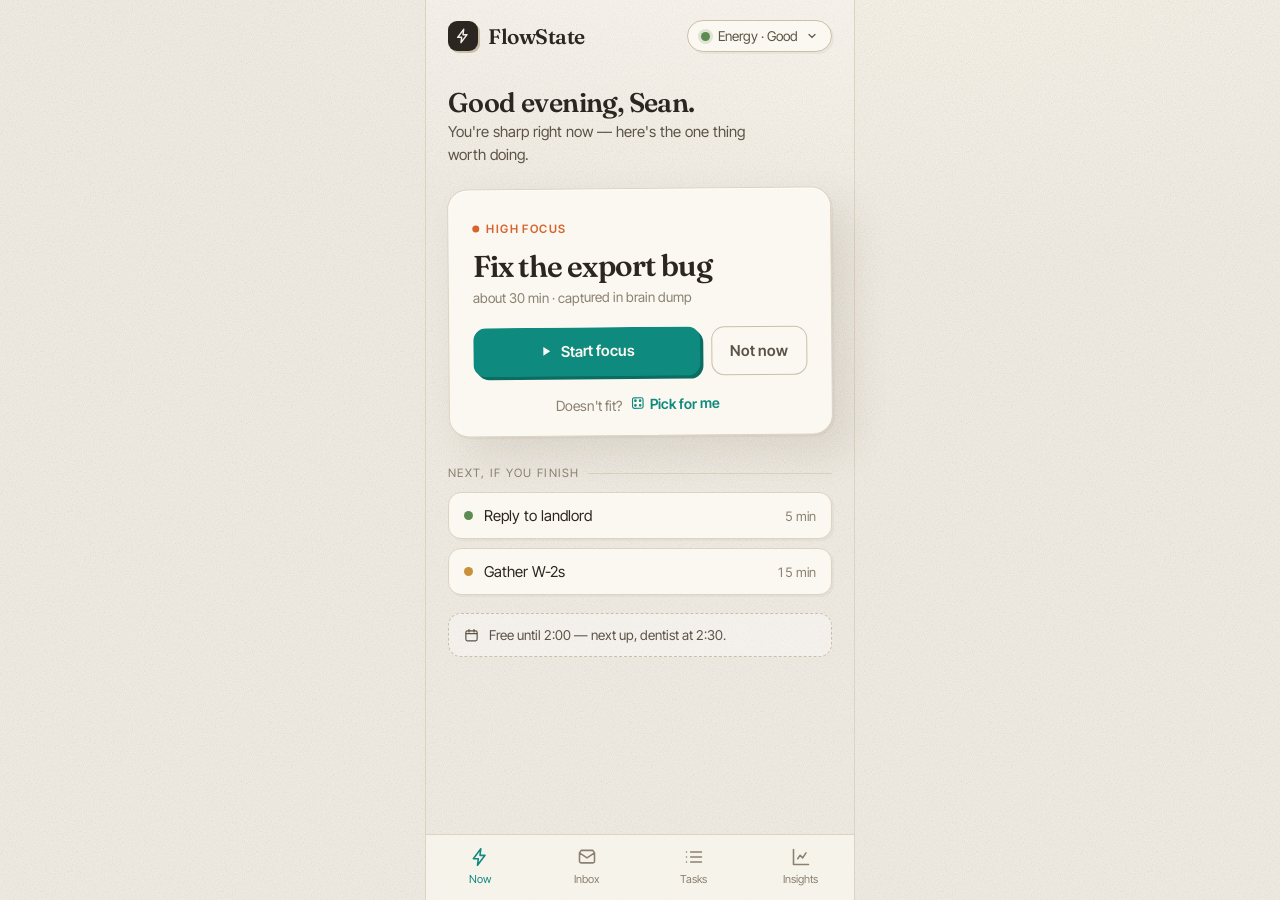
<file: docs/mockup/index.html>
<!DOCTYPE html>
<html lang="en">
<head>
<meta charset="UTF-8" />
<meta name="viewport" content="width=device-width, initial-scale=1.0" />
<title>FlowState — Visual Mock v2</title>
<link rel="preconnect" href="https://fonts.googleapis.com">
<link rel="preconnect" href="https://fonts.gstatic.com" crossorigin>
<link href="https://fonts.googleapis.com/css2?family=Fraunces:opsz,wght@9..144,400;9..144,500;9..144,600;9..144,700&family=Inter+Tight:wght@400;500;600&display=swap" rel="stylesheet">
<style>
  :root{
    /* warm paper palette — crafted, not flat-slate */
    --paper:   #f4efe6;   /* aged paper background */
    --paper-2: #efe8db;   /* slightly deeper */
    --card:    #fbf8f1;   /* raised card */
    --ink:     #2b2620;   /* warm near-black */
    --ink-2:   #5c5347;   /* muted */
    --ink-3:   #8a8071;   /* subtle */
    --line:    #ddd3c2;   /* hairline */
    --line-2:  #cabfa9;
    --teal:    #0f8a7e;   /* focus / primary */
    --teal-d:  #0b6c62;
    --clay:    #d7642f;   /* action / energy-high warmth */
    --gold:    #c8923a;   /* med */
    --moss:    #5d8c52;   /* low */
    --shadow:  18px 18px 40px rgba(60,48,30,.10), 2px 2px 0 rgba(60,48,30,.04);
  }
  *{box-sizing:border-box}
  html,body{margin:0}
  body{
    font-family:'Inter Tight',system-ui,sans-serif;
    color:var(--ink);
    background:
      radial-gradient(1200px 600px at 70% -10%, #fbf6ec 0%, transparent 60%),
      var(--paper);
    min-height:100vh;
    -webkit-font-smoothing:antialiased;
  }
  /* paper grain */
  body::before{
    content:""; position:fixed; inset:0; pointer-events:none; z-index:0; opacity:.5;
    background-image:url("data:image/svg+xml;utf8,<svg xmlns='http://www.w3.org/2000/svg' width='180' height='180'><filter id='n'><feTurbulence type='fractalNoise' baseFrequency='0.9' numOctaves='2' stitchTiles='stitch'/><feColorMatrix type='saturate' values='0'/></filter><rect width='100%25' height='100%25' filter='url(%23n)' opacity='0.5'/></svg>");
    mix-blend-mode:multiply;
  }
  .wrap{position:relative; z-index:1; max-width:430px; margin:0 auto; min-height:100vh;
        display:flex; flex-direction:column;
        border-left:1px solid var(--line); border-right:1px solid var(--line);
        background:linear-gradient(180deg, rgba(255,255,255,.25), transparent 220px);}
  /* header */
  header{display:flex; align-items:center; justify-content:space-between; padding:20px 22px;}
  .brand{display:flex; align-items:center; gap:10px;}
  .mark{width:30px;height:30px;border-radius:9px;background:var(--ink);display:grid;place-items:center;
        box-shadow:2px 2px 0 var(--line-2);}
  .mark svg{stroke:var(--paper)}
  .brand b{font-family:'Fraunces',serif; font-weight:600; font-size:21px; letter-spacing:-.5px;}
  .energy{display:flex; align-items:center; gap:8px; cursor:pointer; user-select:none;
          background:var(--card); border:1px solid var(--line-2); border-radius:999px;
          padding:7px 13px; font-size:13.5px; color:var(--ink-2); transition:border-color .2s, transform .08s;
          box-shadow:2px 2px 0 rgba(60,48,30,.05);}
  .energy:hover{border-color:var(--teal)}
  .energy:active{transform:translate(1px,1px)}
  .dot{width:9px;height:9px;border-radius:50%;background:var(--moss);box-shadow:0 0 0 3px rgba(93,140,82,.18)}
  /* main */
  main{flex:1; padding:8px 22px 26px;}
  .greeting{font-family:'Fraunces',serif; font-weight:600; font-size:27px; letter-spacing:-.6px; margin:6px 0 2px;}
  .sub{color:var(--ink-2); font-size:15px; margin:0 0 22px; max-width:34ch; line-height:1.5;}
  /* hero card — tactile, slight tilt, layered */
  .card{position:relative; background:var(--card); border:1px solid var(--line);
        border-radius:20px; padding:26px 24px 22px; box-shadow:var(--shadow);
        transform:rotate(-.5deg); transition:transform .25s ease, box-shadow .25s ease;}
  .card::after{content:""; position:absolute; inset:0; border-radius:20px; pointer-events:none;
               box-shadow:inset 0 1px 0 rgba(255,255,255,.6);}
  .card.flip{animation:pop .4s ease}
  @keyframes pop{0%{transform:rotate(-.5deg) translateY(8px); opacity:.4}100%{transform:rotate(-.5deg) translateY(0); opacity:1}}
  .eyebrow{display:inline-flex; align-items:center; gap:7px; font-size:11.5px; font-weight:600;
           letter-spacing:1.4px; text-transform:uppercase; color:var(--clay);}
  .eyebrow .pip{width:7px;height:7px;border-radius:50%;background:var(--clay)}
  .task{font-family:'Fraunces',serif; font-weight:600; font-size:30px; line-height:1.12;
        letter-spacing:-.8px; margin:14px 0 6px;}
  /* hand-drawn underline accent */
  .task .ul{position:relative; white-space:nowrap}
  .meta{color:var(--ink-3); font-size:13.5px; margin:0 0 22px; font-variant-numeric:tabular-nums;}
  .row{display:flex; gap:11px}
  .btn{font-family:'Inter Tight',sans-serif; font-weight:600; font-size:15px; cursor:pointer;
       border-radius:13px; padding:13px 18px; border:1px solid transparent; transition:transform .08s, filter .2s, background .2s;}
  .btn:active{transform:translate(1px,1px)}
  .btn-primary{flex:1; background:var(--teal); color:#fbf8f1; box-shadow:3px 3px 0 var(--teal-d);}
  .btn-primary:hover{filter:brightness(1.06)}
  .btn-ghost{background:transparent; color:var(--ink-2); border-color:var(--line-2);}
  .btn-ghost:hover{border-color:var(--ink-3); color:var(--ink)}
  .reroll{text-align:center; margin:18px 0 0; font-size:14px; color:var(--ink-3);}
  .reroll button{background:none;border:none;cursor:pointer;color:var(--teal);font-weight:600;font-size:14px;
                 font-family:inherit; display:inline-flex; align-items:center; gap:5px;}
  .reroll button:hover{text-decoration:underline}
  /* next up */
  .label{font-size:11.5px; letter-spacing:1.3px; text-transform:uppercase; color:var(--ink-3);
         margin:30px 0 12px; display:flex; align-items:center; gap:8px;}
  .label::after{content:"";flex:1;height:1px;background:var(--line)}
  .item{display:flex; align-items:center; justify-content:space-between; background:var(--card);
        border:1px solid var(--line); border-radius:13px; padding:13px 15px; margin-bottom:9px;
        box-shadow:2px 2px 0 rgba(60,48,30,.04);}
  .item .l{display:flex; align-items:center; gap:11px; font-size:15px;}
  .item .t{color:var(--ink-3); font-size:13px; font-variant-numeric:tabular-nums;}
  .cal{display:flex; align-items:center; gap:10px; margin-top:18px; padding:13px 15px; font-size:13.5px;
       color:var(--ink-2); background:rgba(255,255,255,.4); border:1px dashed var(--line-2); border-radius:13px;}
  /* focus screen */
  .focus{flex:1; display:none; flex-direction:column; align-items:center; justify-content:center; text-align:center; padding:24px; position:relative;}
  .focus.on{display:flex}
  .endx{position:absolute; top:20px; right:22px; background:none;border:none;cursor:pointer;color:var(--ink-3);font-size:14px; font-family:inherit;}
  .focus .kicker{color:var(--ink-3); font-size:12px; letter-spacing:2px; text-transform:uppercase; margin-bottom:26px;}
  .focus h2{font-family:'Fraunces',serif; font-weight:600; font-size:26px; letter-spacing:-.6px; margin:0 0 30px; max-width:18ch;}
  .timer{font-family:'Fraunces',serif; font-weight:500; font-size:72px; letter-spacing:-2px; font-variant-numeric:tabular-nums;}
  .ring{width:150px;height:1px;background:var(--line-2); margin:26px 0}
  .quote{color:var(--ink-3); font-style:italic; font-family:'Fraunces',serif; margin-top:34px; font-size:16px;}
  .done{flex:1; display:none; flex-direction:column; align-items:center; justify-content:center; text-align:center; padding:24px;}
  .done.on{display:flex}
  .seal{width:84px;height:84px;border-radius:50%;background:var(--moss);display:grid;place-items:center;margin-bottom:18px;
        box-shadow:4px 4px 0 #4a6f41; color:#fbf8f1;}
  .done h2{font-family:'Fraunces',serif;font-weight:600;font-size:27px;margin:0;letter-spacing:-.5px}
  .done p{color:var(--ink-2); margin:8px 0 0}
  /* nav */
  nav{display:grid; grid-template-columns:repeat(4,1fr); border-top:1px solid var(--line); background:rgba(251,248,241,.7); backdrop-filter:blur(6px);}
  nav button{background:none;border:none;cursor:pointer;padding:12px 0 14px;display:flex;flex-direction:column;
             align-items:center;gap:5px;font-family:inherit;font-size:11px;color:var(--ink-3);transition:color .2s}
  nav button.active{color:var(--teal)}
  nav button:hover{color:var(--ink)}
  svg{display:block}
</style>
</head>
<body>
<div class="wrap">

  <header>
    <div class="brand">
      <span class="mark">
        <svg width="16" height="16" viewBox="0 0 24 24" fill="none" stroke-width="2.2" stroke-linecap="round" stroke-linejoin="round"><path d="M13 2 4 14h6l-1 8 9-12h-6z"/></svg>
      </span>
      <b>FlowState</b>
    </div>
    <div class="energy" id="energyBtn" onclick="cycleEnergy()">
      <span class="dot" id="energyDot"></span>
      <span id="energyLabel">Energy&nbsp;·&nbsp;Good</span>
      <svg width="12" height="12" viewBox="0 0 24 24" fill="none" stroke="currentColor" stroke-width="2.4" stroke-linecap="round"><path d="m6 9 6 6 6-6"/></svg>
    </div>
  </header>

  <!-- NOW -->
  <main id="now">
    <h1 class="greeting" id="greeting">Good evening, Sean.</h1>
    <p class="sub" id="sub">You're sharp right now — here's the one thing worth doing.</p>

    <div class="card" id="card">
      <span class="eyebrow"><span class="pip" id="pip"></span><span id="badge">HIGH FOCUS</span></span>
      <h2 class="task"><span class="ul" id="task">Fix the export bug</span></h2>
      <p class="meta" id="meta">about 30 min · captured in brain dump</p>
      <div class="row">
        <button class="btn btn-primary" onclick="goFocus()">
          <span style="display:inline-flex;align-items:center;gap:8px;justify-content:center">
            <svg width="15" height="15" viewBox="0 0 24 24" fill="currentColor"><path d="M8 5v14l11-7z"/></svg> Start focus
          </span>
        </button>
        <button class="btn btn-ghost" onclick="snooze()">Not now</button>
      </div>
      <p class="reroll">Doesn't fit?
        <button onclick="pickForMe()">
          <svg width="14" height="14" viewBox="0 0 24 24" fill="none" stroke="currentColor" stroke-width="2" stroke-linecap="round" stroke-linejoin="round"><rect x="3" y="3" width="18" height="18" rx="3"/><circle cx="8" cy="8" r="1.3" fill="currentColor"/><circle cx="16" cy="16" r="1.3" fill="currentColor"/><circle cx="16" cy="8" r="1.3" fill="currentColor"/><circle cx="8" cy="16" r="1.3" fill="currentColor"/></svg>
          Pick for me
        </button>
      </p>
    </div>

    <div class="label">Next, if you finish</div>
    <div class="item"><span class="l"><span class="dot" style="background:var(--moss);box-shadow:none"></span> Reply to landlord</span><span class="t">5 min</span></div>
    <div class="item"><span class="l"><span class="dot" style="background:var(--gold);box-shadow:none"></span> Gather W-2s</span><span class="t">15 min</span></div>

    <div class="cal">
      <svg width="15" height="15" viewBox="0 0 24 24" fill="none" stroke="currentColor" stroke-width="1.9" stroke-linecap="round"><rect x="3" y="4.5" width="18" height="16" rx="2.5"/><path d="M3 9h18M8 2.5v4M16 2.5v4"/></svg>
      Free until 2:00 — next up, dentist at 2:30.
    </div>
  </main>

  <!-- FOCUS -->
  <section class="focus" id="focus">
    <button class="endx" onclick="endFocus()">✕ end</button>
    <div class="kicker">Focus</div>
    <h2 id="focusTitle">Fix the export bug</h2>
    <div class="timer" id="timer">00:00</div>
    <div class="ring"></div>
    <div class="row">
      <button class="btn btn-ghost" id="pauseBtn" onclick="togglePause()">Pause</button>
      <button class="btn btn-primary" style="box-shadow:3px 3px 0 #4a6f41;background:var(--moss)" onclick="finish()">Done</button>
    </div>
    <p class="quote">"Stay here. One thing. You've got it."</p>
  </section>

  <!-- DONE -->
  <section class="done" id="done">
    <div class="seal"><svg width="38" height="38" viewBox="0 0 24 24" fill="none" stroke="currentColor" stroke-width="2.6" stroke-linecap="round" stroke-linejoin="round"><path d="M20 6 9 17l-5-5"/></svg></div>
    <h2>One down.</h2>
    <p>Session logged — that sharpens your insights.</p>
    <button class="btn btn-primary" style="margin-top:22px;flex:none;padding:13px 22px" onclick="endFocus()">Back to what now</button>
  </section>

  <nav>
    <button class="active"><svg width="20" height="20" viewBox="0 0 24 24" fill="none" stroke="currentColor" stroke-width="1.9" stroke-linecap="round" stroke-linejoin="round"><path d="M13 2 4 14h6l-1 8 9-12h-6z"/></svg>Now</button>
    <button><svg width="20" height="20" viewBox="0 0 24 24" fill="none" stroke="currentColor" stroke-width="1.9" stroke-linecap="round" stroke-linejoin="round"><path d="M3 7l9 6 9-6M3 7v10a2 2 0 0 0 2 2h14a2 2 0 0 0 2-2V7M3 7l2-3h14l2 3"/></svg>Inbox</button>
    <button><svg width="20" height="20" viewBox="0 0 24 24" fill="none" stroke="currentColor" stroke-width="1.9" stroke-linecap="round" stroke-linejoin="round"><path d="M8 6h13M8 12h13M8 18h13M3 6h.01M3 12h.01M3 18h.01"/></svg>Tasks</button>
    <button><svg width="20" height="20" viewBox="0 0 24 24" fill="none" stroke="currentColor" stroke-width="1.9" stroke-linecap="round" stroke-linejoin="round"><path d="M3 3v18h18M8 14l3-4 3 3 4-6"/></svg>Insights</button>
  </nav>
</div>

<script>
  const energies=[
    {label:'Energy · Good', dot:'var(--moss)', sub:"You're sharp right now — here's the one thing worth doing.",
     task:'Fix the export bug', badge:'HIGH FOCUS', color:'var(--clay)', meta:'about 30 min · captured in brain dump'},
    {label:'Energy · Okay', dot:'var(--gold)', sub:"Medium gas in the tank — here's a solid, doable pick.",
     task:'Gather the W-2s', badge:'MEDIUM EFFORT', color:'var(--gold)', meta:'about 15 min · from your tax breakdown'},
    {label:'Energy · Fried', dot:'var(--clay)', sub:"Low battery — only the easy wins, nothing scary.",
     task:'Reply to the landlord', badge:'LOW EFFORT', color:'var(--moss)', meta:'about 5 min · captured in brain dump'},
  ];
  let ei=0;
  const $=id=>document.getElementById(id);
  function cycleEnergy(){ei=(ei+1)%energies.length;apply();}
  function apply(){
    const e=energies[ei];
    $('energyLabel').innerHTML=e.label.replace('·','&nbsp;·&nbsp;');
    $('energyDot').style.background=e.dot;
    $('energyDot').style.boxShadow='0 0 0 3px '+e.dot.replace('var(','').replace(')','')+'00';
    $('sub').textContent=e.sub;
    $('task').textContent=e.task;
    $('badge').textContent=e.badge;
    $('pip').style.background=e.color;
    $('badge').parentElement.style.color=e.color;
    $('meta').textContent=e.meta;
    bump();
  }
  function bump(){const c=$('card');c.classList.remove('flip');void c.offsetWidth;c.classList.add('flip');}
  const pool=['Plan the weekend league','Order a disc golf basket','Open the tax software','Draft standup notes','Water the plants'];
  function pickForMe(){const t=pool[Math.floor(Math.random()*pool.length)];$('task').textContent=t;
    $('meta').textContent='about '+(5+Math.floor(Math.random()*5)*5)+' min · rolled for you';bump();}
  function snooze(){pickForMe();}
  let secs=0,id=null,paused=false;
  function goFocus(){$('focusTitle').textContent=$('task').textContent;$('now').style.display='none';$('done').classList.remove('on');
    $('focus').classList.add('on');secs=0;paused=false;$('pauseBtn').textContent='Pause';draw();id=setInterval(()=>{if(!paused){secs++;draw();}},1000);}
  function draw(){$('timer').textContent=String(Math.floor(secs/60)).padStart(2,'0')+':'+String(secs%60).padStart(2,'0');}
  function togglePause(){paused=!paused;$('pauseBtn').textContent=paused?'Resume':'Pause';}
  function finish(){clearInterval(id);$('focus').classList.remove('on');$('done').classList.add('on');}
  function endFocus(){clearInterval(id);$('focus').classList.remove('on');$('done').classList.remove('on');$('now').style.display='block';}
</script>
</body>
</html>
</file>
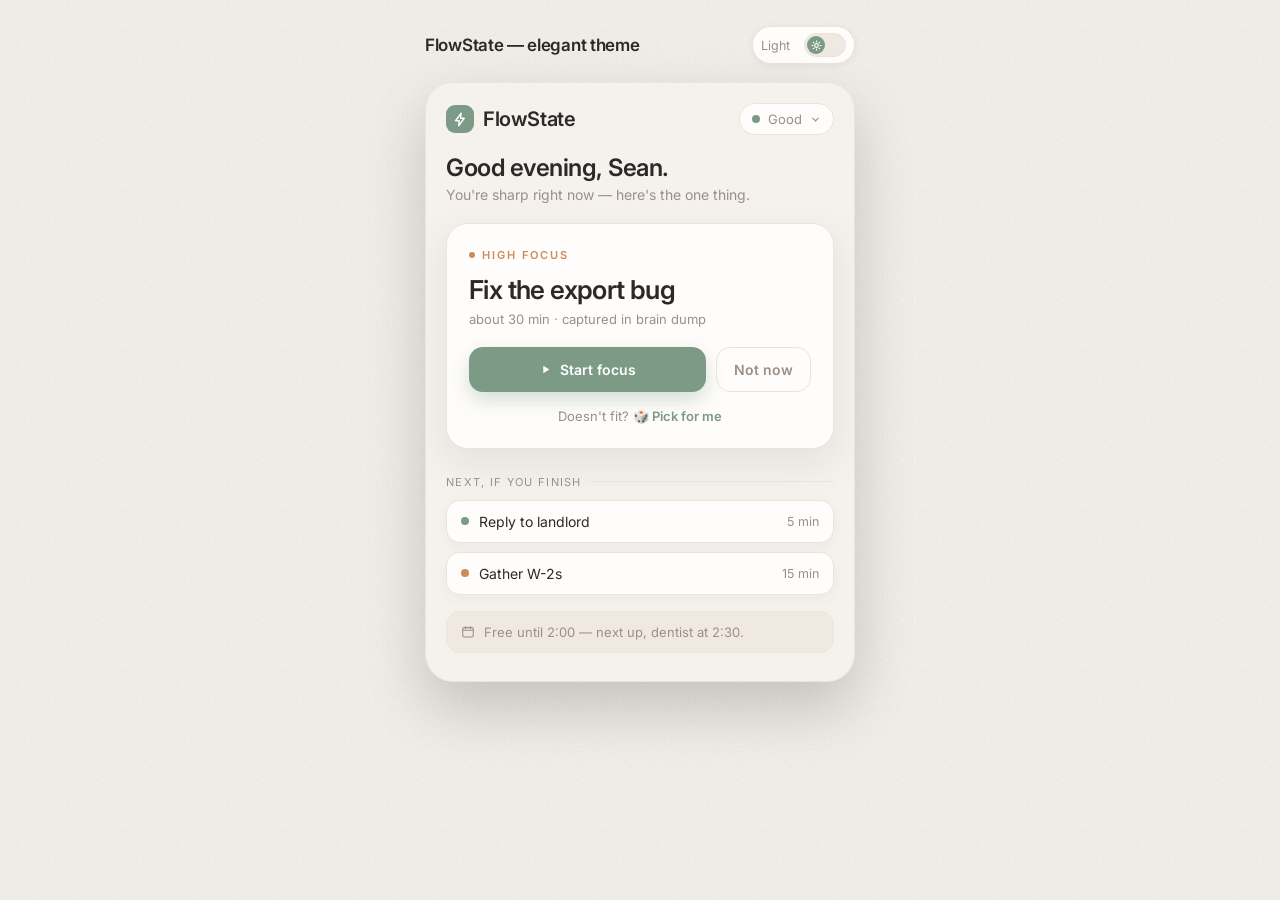
<file: docs/mockup/elegant.html>
<!DOCTYPE html>
<html lang="en">
<head>
<meta charset="UTF-8" />
<meta name="viewport" content="width=device-width, initial-scale=1.0" />
<title>FlowState — Elegant (light + dark)</title>
<link rel="preconnect" href="https://fonts.googleapis.com">
<link rel="preconnect" href="https://fonts.gstatic.com" crossorigin>
<link href="https://fonts.googleapis.com/css2?family=Inter:wght@400;500;600;700&display=swap" rel="stylesheet">
<style>
  *{box-sizing:border-box;margin:0;padding:0}
  :root{
    /* ELEGANT — LIGHT (default) */
    --bg:#f5f1ec; --bg2:#efe9e1; --card:#fffdfb; --text:#2c2a28; --muted:#9a9088;
    --border:#ece4da; --chip:#fffdfb; --accent:#7c9a86; --accent-d:#5f7d69; --onaccent:#ffffff;
    --clay:#cf8a5a; --moss:#7c9a86; --gold:#c8923a; --high:#cf8a5a;
    --radius:22px; --cardshadow:0 14px 36px rgba(124,154,134,.16); --btnshadow:0 8px 20px rgba(124,154,134,.32);
    --grain:.35;
  }
  html[data-theme="dark"]{
    /* ELEGANT — DARK (soft, warm-charcoal; not harsh black) */
    --bg:#1c1f1d; --bg2:#171a18; --card:#24302a; --text:#e8e4dd; --muted:#9aa39b;
    --border:#2f3b34; --chip:#24302a; --accent:#8fb89c; --accent-d:#6f9a7d; --onaccent:#16201a;
    --clay:#e0a06c; --moss:#8fb89c; --gold:#d6ad5f; --high:#e0a06c;
    --cardshadow:0 16px 40px rgba(0,0,0,.40); --btnshadow:0 8px 22px rgba(143,184,156,.22);
    --grain:.18;
  }
  body{background:var(--bg);font-family:Inter,system-ui,sans-serif;color:var(--text);
       min-height:100vh;padding:26px 16px 60px;transition:background .35s ease,color .35s ease}
  body::before{content:"";position:fixed;inset:0;pointer-events:none;z-index:0;opacity:var(--grain);
    background-image:url("data:image/svg+xml;utf8,<svg xmlns='http://www.w3.org/2000/svg' width='160' height='160'><filter id='n'><feTurbulence type='fractalNoise' baseFrequency='0.9' numOctaves='2'/><feColorMatrix type='saturate' values='0'/></filter><rect width='100%25' height='100%25' filter='url(%23n)' opacity='0.5'/></svg>");
    mix-blend-mode:multiply;transition:opacity .35s}
  .head{position:relative;z-index:1;max-width:430px;margin:0 auto 18px;display:flex;align-items:center;justify-content:space-between}
  .head h1{font-size:17px;font-weight:600;letter-spacing:-.3px}
  /* toggle */
  .toggle{display:inline-flex;align-items:center;gap:9px;cursor:pointer;user-select:none;
          background:var(--card);border:1px solid var(--border);border-radius:999px;padding:6px 8px;
          box-shadow:0 2px 8px rgba(0,0,0,.06)}
  .switch{width:42px;height:24px;border-radius:999px;background:var(--bg2);border:1px solid var(--border);
          position:relative;transition:background .3s}
  .knob{position:absolute;top:2px;left:2px;width:18px;height:18px;border-radius:50%;background:var(--accent);
        transition:transform .3s, background .3s;display:grid;place-items:center}
  .knob svg{width:11px;height:11px;stroke:var(--onaccent)}
  html[data-theme="dark"] .knob{transform:translateX(18px)}
  .toggle .lab{font-size:12.5px;color:var(--muted);min-width:34px}

  .phone{position:relative;z-index:1;max-width:430px;margin:0 auto;border-radius:28px;overflow:hidden;
         border:1px solid var(--border);background:var(--bg);box-shadow:0 26px 60px rgba(0,0,0,.18);
         display:flex;flex-direction:column;min-height:600px;transition:background .35s}
  .top{display:flex;align-items:center;justify-content:space-between;padding:20px 20px 0}
  .brand{display:flex;align-items:center;gap:9px;font-weight:600;font-size:20px;letter-spacing:-.4px}
  .mark{width:28px;height:28px;border-radius:9px;background:var(--accent);display:grid;place-items:center;transition:background .35s}
  .mark svg{stroke:var(--onaccent)}
  .energy{display:flex;align-items:center;gap:8px;font-size:13px;color:var(--muted);
          background:var(--chip);border:1px solid var(--border);border-radius:999px;padding:7px 12px;cursor:pointer}
  .dot{width:8px;height:8px;border-radius:50%;background:var(--moss)}
  .body{padding:18px 20px}
  .greet{font-weight:600;font-size:24px;letter-spacing:-.5px}
  .sub{color:var(--muted);font-size:14px;margin-top:4px}
  .card{margin-top:20px;background:var(--card);border:1px solid var(--border);border-radius:var(--radius);
        padding:24px 22px;box-shadow:var(--cardshadow);transition:background .35s,box-shadow .35s}
  .eyebrow{font-size:11px;font-weight:600;letter-spacing:2px;text-transform:uppercase;color:var(--high);
           display:flex;align-items:center;gap:7px}
  .eyebrow .pip{width:6px;height:6px;border-radius:50%;background:var(--high)}
  .task{font-weight:600;font-size:26px;line-height:1.15;letter-spacing:-.6px;margin:13px 0 6px}
  .meta{color:var(--muted);font-size:13px}
  .row{display:flex;gap:10px;margin-top:20px}
  .btn{font-weight:600;font-size:14px;border:none;border-radius:14px;padding:13px 17px;cursor:pointer;font-family:inherit}
  .primary{flex:1;background:var(--accent);color:var(--onaccent);box-shadow:var(--btnshadow);transition:background .35s}
  .ghost{background:transparent;color:var(--muted);border:1px solid var(--border)}
  .reroll{text-align:center;margin-top:16px;font-size:13px;color:var(--muted)}
  .reroll b{color:var(--accent);font-weight:600;cursor:pointer}
  .label{font-size:11px;letter-spacing:1.3px;text-transform:uppercase;color:var(--muted);
         margin:26px 0 11px;display:flex;align-items:center;gap:8px}
  .label::after{content:"";flex:1;height:1px;background:var(--border)}
  .item{display:flex;align-items:center;justify-content:space-between;background:var(--card);
        border:1px solid var(--border);border-radius:14px;padding:12px 14px;margin-bottom:9px;
        font-size:14px;box-shadow:0 4px 14px rgba(0,0,0,.04);transition:background .35s}
  .item .l{display:flex;align-items:center;gap:10px}
  .item .t{color:var(--muted);font-size:12.5px}
  .cal{display:flex;align-items:center;gap:9px;margin-top:16px;padding:12px 14px;font-size:13px;color:var(--muted);
       background:var(--bg2);border:1px dashed var(--border);border-radius:14px;transition:background .35s}
</style>
</head>
<body>
  <div class="head">
    <h1>FlowState — elegant theme</h1>
    <div class="toggle" onclick="toggleTheme()">
      <span class="lab" id="lab">Light</span>
      <span class="switch"><span class="knob" id="knob"></span></span>
    </div>
  </div>

  <div class="phone">
    <div class="top">
      <div class="brand"><span class="mark"><svg width="15" height="15" viewBox="0 0 24 24" fill="none" stroke-width="2.2" stroke-linecap="round" stroke-linejoin="round"><path d="M13 2 4 14h6l-1 8 9-12h-6z"/></svg></span> FlowState</div>
      <div class="energy"><span class="dot"></span> Good
        <svg width="11" height="11" viewBox="0 0 24 24" fill="none" stroke="currentColor" stroke-width="2.4" stroke-linecap="round"><path d="m6 9 6 6 6-6"/></svg>
      </div>
    </div>
    <div class="body">
      <div class="greet">Good evening, Sean.</div>
      <div class="sub">You're sharp right now — here's the one thing.</div>

      <div class="card">
        <div class="eyebrow"><span class="pip"></span> HIGH FOCUS</div>
        <div class="task">Fix the export bug</div>
        <div class="meta">about 30 min · captured in brain dump</div>
        <div class="row">
          <button class="btn primary"><svg width="13" height="13" viewBox="0 0 24 24" fill="currentColor" style="vertical-align:-1px"><path d="M8 5v14l11-7z"/></svg>&nbsp; Start focus</button>
          <button class="btn ghost">Not now</button>
        </div>
        <div class="reroll">Doesn't fit? <b>🎲 Pick for me</b></div>
      </div>

      <div class="label">Next, if you finish</div>
      <div class="item"><span class="l"><span class="dot" style="background:var(--moss)"></span> Reply to landlord</span><span class="t">5 min</span></div>
      <div class="item"><span class="l"><span class="dot" style="background:var(--high)"></span> Gather W-2s</span><span class="t">15 min</span></div>

      <div class="cal">
        <svg width="14" height="14" viewBox="0 0 24 24" fill="none" stroke="currentColor" stroke-width="1.8" stroke-linecap="round"><rect x="3" y="4.5" width="18" height="16" rx="2.5"/><path d="M3 9h18M8 2.5v4M16 2.5v4"/></svg>
        Free until 2:00 — next up, dentist at 2:30.
      </div>
    </div>
  </div>

<script>
  const sun = `<svg viewBox="0 0 24 24" fill="none" stroke="currentColor" stroke-width="2.4" stroke-linecap="round"><circle cx="12" cy="12" r="4"/><path d="M12 2v2M12 20v2M2 12h2M20 12h2M5 5l1.5 1.5M17.5 17.5 19 19M19 5l-1.5 1.5M6.5 17.5 5 19"/></svg>`;
  const moon = `<svg viewBox="0 0 24 24" fill="none" stroke="currentColor" stroke-width="2.4" stroke-linecap="round" stroke-linejoin="round"><path d="M21 12.8A9 9 0 1 1 11.2 3a7 7 0 0 0 9.8 9.8z"/></svg>`;
  function render(){
    const dark = document.documentElement.dataset.theme === 'dark';
    document.getElementById('knob').innerHTML = dark ? moon : sun;
    document.getElementById('lab').textContent = dark ? 'Dark' : 'Light';
  }
  function toggleTheme(){
    const el = document.documentElement;
    el.dataset.theme = el.dataset.theme === 'dark' ? 'light' : 'dark';
    localStorage.setItem('fs-theme', el.dataset.theme);
    render();
  }
  // restore saved preference (defaults to light)
  document.documentElement.dataset.theme = localStorage.getItem('fs-theme') || 'light';
  render();
</script>
</body>
</html>
</file>
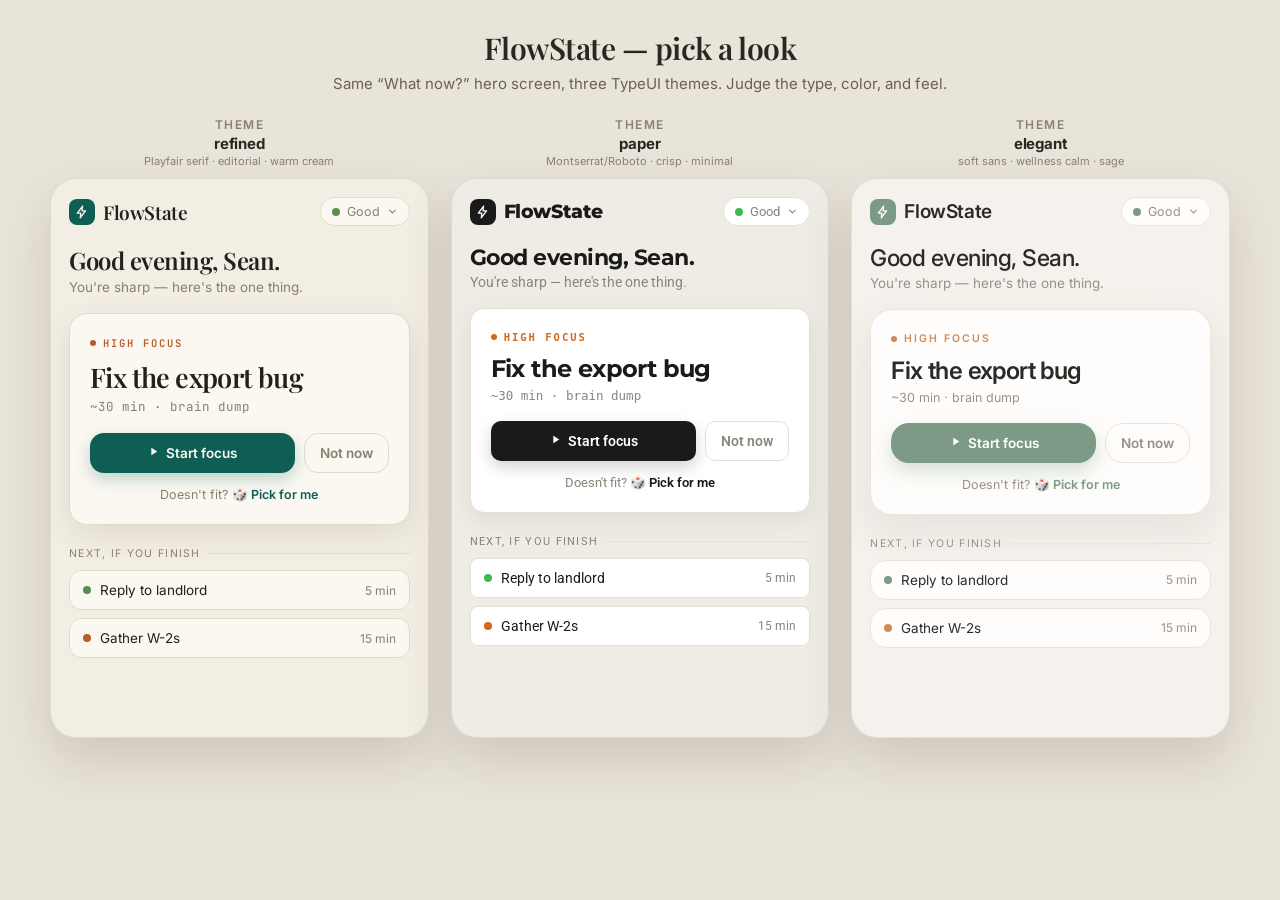
<file: docs/mockup/themes.html>
<!DOCTYPE html>
<html lang="en">
<head>
<meta charset="UTF-8" />
<meta name="viewport" content="width=device-width, initial-scale=1.0" />
<title>FlowState — Theme Comparison</title>
<link rel="preconnect" href="https://fonts.googleapis.com">
<link rel="preconnect" href="https://fonts.gstatic.com" crossorigin>
<link href="https://fonts.googleapis.com/css2?family=Playfair+Display:wght@400;500;600;700;800&family=JetBrains+Mono:wght@400;500&family=Roboto:wght@300;400;500;700&family=Montserrat:wght@400;500;600;700;800&family=Inter:wght@400;500;600;700&display=swap" rel="stylesheet">
<style>
  *{box-sizing:border-box;margin:0;padding:0}
  body{background:#e9e4da;font-family:Inter,system-ui,sans-serif;color:#2b2620;padding:28px 16px 60px}
  .head{max-width:1180px;margin:0 auto 24px;text-align:center}
  .head h1{font-family:'Playfair Display',serif;font-size:30px;font-weight:600;letter-spacing:-.5px}
  .head p{color:#6b6052;margin-top:6px;font-size:15px}
  .grid{max-width:1180px;margin:0 auto;display:grid;grid-template-columns:repeat(3,1fr);gap:22px}
  @media(max-width:1000px){.grid{grid-template-columns:1fr;max-width:420px}}

  .col{display:flex;flex-direction:column}
  .tag{text-align:center;font-size:12px;font-weight:600;letter-spacing:1.5px;text-transform:uppercase;
       color:#8a8071;margin-bottom:10px}
  .tag b{display:block;font-size:15px;letter-spacing:-.2px;text-transform:none;color:#2b2620;margin-top:2px}

  /* phone shell */
  .phone{border-radius:26px;overflow:hidden;border:1px solid rgba(0,0,0,.08);
         box-shadow:0 22px 50px rgba(60,48,30,.16);background:var(--bg);min-height:560px;
         display:flex;flex-direction:column}
  .top{display:flex;align-items:center;justify-content:space-between;padding:18px 18px 0}
  .brand{display:flex;align-items:center;gap:8px;font-family:var(--fdisplay);font-weight:var(--brandw,600);
         font-size:19px;letter-spacing:-.4px;color:var(--text)}
  .mark{width:26px;height:26px;border-radius:8px;background:var(--accent);display:grid;place-items:center}
  .mark svg{stroke:var(--onaccent)}
  .energy{display:flex;align-items:center;gap:7px;font-size:12.5px;color:var(--muted);
          background:var(--chip);border:1px solid var(--border);border-radius:999px;padding:6px 11px;font-family:var(--fbody)}
  .dot{width:8px;height:8px;border-radius:50%;background:var(--moss)}
  .body{padding:18px;flex:1}
  .greet{font-family:var(--fdisplay);font-weight:var(--greetw,600);font-size:var(--greetsize,23px);
         letter-spacing:-.5px;color:var(--text)}
  .sub{color:var(--muted);font-size:13.5px;margin-top:3px;font-family:var(--fbody)}

  .card{margin-top:18px;background:var(--card);border:1px solid var(--border);border-radius:var(--radius);
        padding:22px 20px;box-shadow:var(--cardshadow)}
  .eyebrow{font-family:var(--fmono,var(--fbody));font-size:10.5px;font-weight:600;letter-spacing:2px;
           text-transform:uppercase;color:var(--clay);display:flex;align-items:center;gap:7px}
  .eyebrow .pip{width:6px;height:6px;border-radius:50%;background:var(--clay)}
  .task{font-family:var(--fdisplay);font-weight:var(--taskw,600);font-size:var(--tasksize,25px);
        line-height:1.15;letter-spacing:-.6px;color:var(--text);margin:12px 0 5px}
  .meta{color:var(--muted);font-size:12.5px;font-family:var(--fmono,var(--fbody))}
  .row{display:flex;gap:9px;margin-top:18px}
  .btn{font-family:var(--fbody);font-weight:600;font-size:13.5px;border:none;border-radius:calc(var(--radius) - 4px);
       padding:11px 15px;cursor:default}
  .primary{flex:1;background:var(--accent);color:var(--onaccent);box-shadow:var(--btnshadow)}
  .ghost{background:transparent;color:var(--muted);border:1px solid var(--border)}
  .reroll{text-align:center;margin-top:14px;font-size:12.5px;color:var(--muted);font-family:var(--fbody)}
  .reroll b{color:var(--accent);font-weight:600}

  .label{font-family:var(--fbody);font-size:10.5px;letter-spacing:1.3px;text-transform:uppercase;
         color:var(--muted);margin:22px 0 10px;display:flex;align-items:center;gap:8px}
  .label::after{content:"";flex:1;height:1px;background:var(--border)}
  .item{display:flex;align-items:center;justify-content:space-between;background:var(--card);
        border:1px solid var(--border);border-radius:calc(var(--radius) - 6px);padding:11px 13px;margin-bottom:8px;
        font-size:13.5px;color:var(--text);font-family:var(--fbody)}
  .item .l{display:flex;align-items:center;gap:9px}
  .item .t{color:var(--muted);font-size:12px}

  /* ===== THEME: refined (Playfair editorial, warm cream) ===== */
  .refined{
    --bg:#f3eee4; --card:#fbf8f2; --text:#23201b; --muted:#8a7f6d; --border:#e3d9c7;
    --chip:#fbf8f2; --accent:#0f5e54; --onaccent:#fbf8f2; --clay:#bb5a2c; --moss:#5d8c52;
    --radius:18px; --fdisplay:'Playfair Display',serif; --fbody:Inter,sans-serif; --fmono:'JetBrains Mono',monospace;
    --cardshadow:0 10px 30px rgba(60,48,30,.10); --btnshadow:0 6px 16px rgba(15,94,84,.25);
    --tasksize:27px; --taskw:600; --greetsize:24px;
  }
  /* ===== THEME: paper (Montserrat/Roboto, crisp warm-white) ===== */
  .paper{
    --bg:#efece5; --card:#ffffff; --text:#1a1a1a; --muted:#8a8479; --border:#e4e0d6;
    --chip:#ffffff; --accent:#1a1a1a; --onaccent:#ffffff; --clay:#d2691e; --moss:#3fb950;
    --radius:14px; --fdisplay:'Montserrat',sans-serif; --fbody:'Roboto',sans-serif; --fmono:'PT Mono',monospace;
    --cardshadow:0 8px 24px rgba(0,0,0,.07); --btnshadow:0 6px 16px rgba(0,0,0,.18);
    --tasksize:24px; --taskw:700; --greetsize:22px; --brandw:800; --greetw:700;
  }
  /* ===== THEME: elegant (Google Sans, soft wellness) ===== */
  .elegant{
    --bg:#f5f1ec; --card:#fffdfb; --text:#2c2a28; --muted:#9a9088; --border:#ece4da;
    --chip:#fffdfb; --accent:#7c9a86; --onaccent:#ffffff; --clay:#cf8a5a; --moss:#7c9a86;
    --radius:22px; --fdisplay:'Inter',sans-serif; --fbody:'Inter',sans-serif; --fmono:'Inter',sans-serif;
    --cardshadow:0 14px 36px rgba(124,154,134,.16); --btnshadow:0 8px 20px rgba(124,154,134,.32);
    --tasksize:24px; --taskw:600; --greetsize:23px; --brandw:600; --greetw:500;
  }
</style>
</head>
<body>
  <div class="head">
    <h1>FlowState — pick a look</h1>
    <p>Same “What now?” hero screen, three TypeUI themes. Judge the type, color, and feel.</p>
  </div>

  <div class="grid" id="grid"></div>

<script>
  const themes = [
    {cls:'refined', name:'refined', note:'Playfair serif · editorial · warm cream'},
    {cls:'paper',   name:'paper',   note:'Montserrat/Roboto · crisp · minimal'},
    {cls:'elegant', name:'elegant', note:'soft sans · wellness calm · sage'},
  ];
  const bolt = `<svg width="14" height="14" viewBox="0 0 24 24" fill="none" stroke-width="2.2" stroke-linecap="round" stroke-linejoin="round"><path d="M13 2 4 14h6l-1 8 9-12h-6z"/></svg>`;
  const chev = `<svg width="11" height="11" viewBox="0 0 24 24" fill="none" stroke="currentColor" stroke-width="2.4" stroke-linecap="round"><path d="m6 9 6 6 6-6"/></svg>`;
  const play = `<svg width="13" height="13" viewBox="0 0 24 24" fill="currentColor"><path d="M8 5v14l11-7z"/></svg>`;

  document.getElementById('grid').innerHTML = themes.map(t => `
    <div class="col">
      <div class="tag">Theme<b>${t.name}</b><span style="font-weight:400;font-size:11px;letter-spacing:0;text-transform:none;color:#8a8071">${t.note}</span></div>
      <div class="phone ${t.cls}">
        <div class="top">
          <div class="brand"><span class="mark">${bolt}</span> FlowState</div>
          <div class="energy"><span class="dot"></span> Good ${chev}</div>
        </div>
        <div class="body">
          <div class="greet">Good evening, Sean.</div>
          <div class="sub">You're sharp — here's the one thing.</div>
          <div class="card">
            <div class="eyebrow"><span class="pip"></span> HIGH FOCUS</div>
            <div class="task">Fix the export bug</div>
            <div class="meta">~30 min · brain dump</div>
            <div class="row">
              <button class="btn primary">${play}&nbsp; Start focus</button>
              <button class="btn ghost">Not now</button>
            </div>
            <div class="reroll">Doesn't fit? <b>🎲 Pick for me</b></div>
          </div>
          <div class="label">Next, if you finish</div>
          <div class="item"><span class="l"><span class="dot" style="background:var(--moss)"></span> Reply to landlord</span><span class="t">5 min</span></div>
          <div class="item"><span class="l"><span class="dot" style="background:var(--clay)"></span> Gather W-2s</span><span class="t">15 min</span></div>
        </div>
      </div>
    </div>
  `).join('');
</script>
</body>
</html>
</file>
